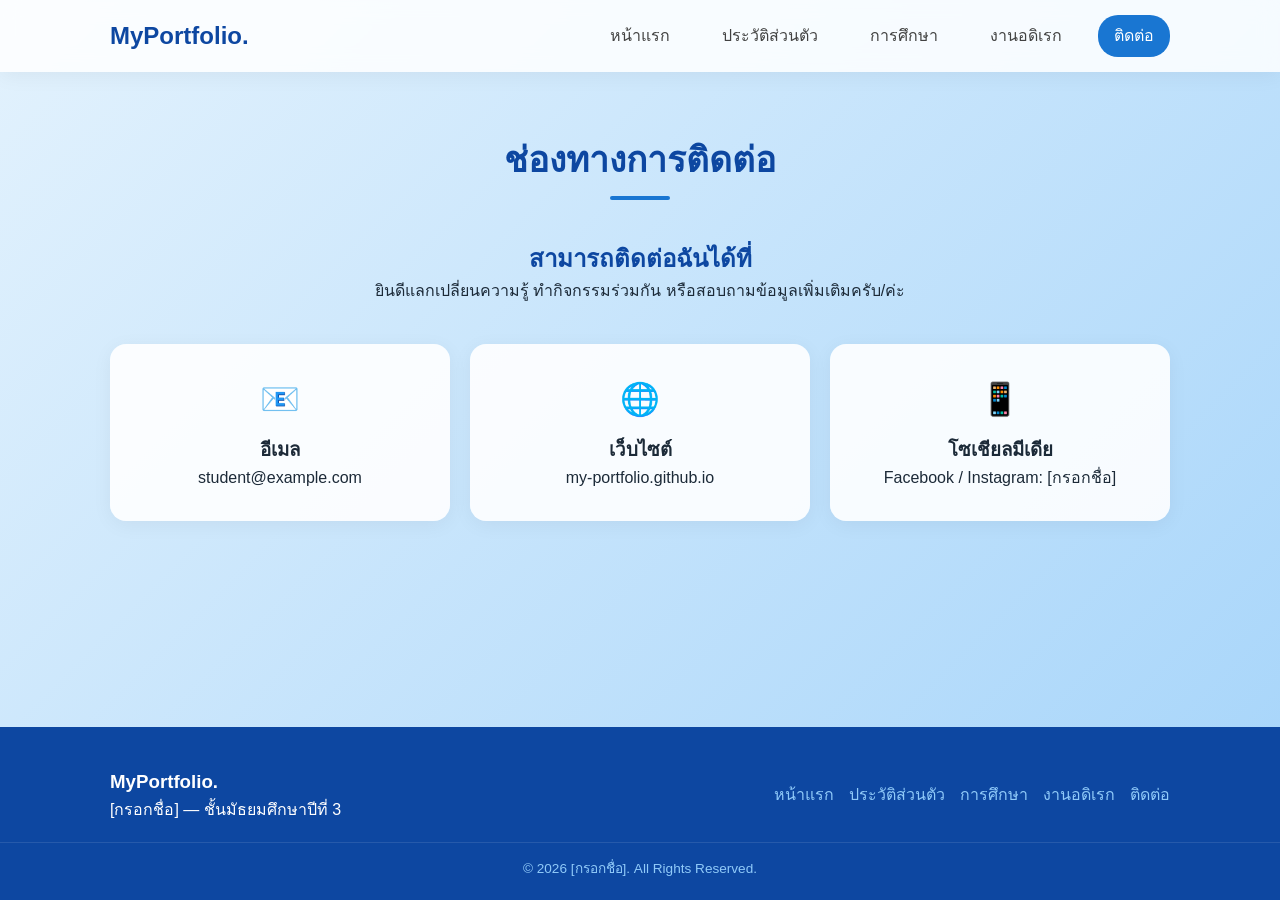
<file: contact.html>
<!DOCTYPE html>
<html lang="th">
<head>
  <meta charset="UTF-8">
  <meta name="viewport" content="width=device-width, initial-scale=1.0">
  <title>ติดต่อ | Student Portfolio</title>
  <link rel="stylesheet" href="style.css">
</head>
<body>

  <header class="navbar">
    <div class="container nav-container">
      <a href="index.html" class="logo">MyPortfolio.</a>
      <nav class="nav-links">
        <a href="index.html">หน้าแรก</a>
        <a href="profile.html">ประวัติส่วนตัว</a>
        <a href="education.html">การศึกษา</a>
        <a href="hobby.html">งานอดิเรก</a>
        <a href="contact.html" class="active">ติดต่อ</a>
      </nav>
    </div>
  </header>

  <main class="page-padding">
    <section class="container">
      <h2 class="section-title">ช่องทางการติดต่อ</h2>
      
      <div class="contact-cta">
        <h3>สามารถติดต่อฉันได้ที่</h3>
        <p>ยินดีแลกเปลี่ยนความรู้ ทำกิจกรรมร่วมกัน หรือสอบถามข้อมูลเพิ่มเติมครับ/ค่ะ</p>
      </div>

      <div class="contact-grid">
        <div class="contact-card">
          <div class="contact-icon">📧</div>
          <h3>อีเมล</h3>
          <p>student@example.com</p>
        </div>

        <div class="contact-card">
          <div class="contact-icon">🌐</div>
          <h3>เว็บไซต์</h3>
          <p>my-portfolio.github.io</p>
        </div>

        <div class="contact-card">
          <div class="contact-icon">📱</div>
          <h3>โซเชียลมีเดีย</h3>
          <p>Facebook / Instagram: [กรอกชื่อ]</p>
        </div>
      </div>
    </section>
  </main>

  <footer class="footer">
    <div class="container footer-container">
      <div>
        <h3>MyPortfolio.</h3>
        <p>[กรอกชื่อ] — ชั้นมัธยมศึกษาปีที่ 3</p>
      </div>
      <div class="footer-links">
        <a href="index.html">หน้าแรก</a>
        <a href="profile.html">ประวัติส่วนตัว</a>
        <a href="education.html">การศึกษา</a>
        <a href="hobby.html">งานอดิเรก</a>
        <a href="contact.html">ติดต่อ</a>
      </div>
    </div>
    <div class="copyright">
      &copy; 2026 [กรอกชื่อ]. All Rights Reserved.
    </div>
  </footer>

</body>
</html>
</file>
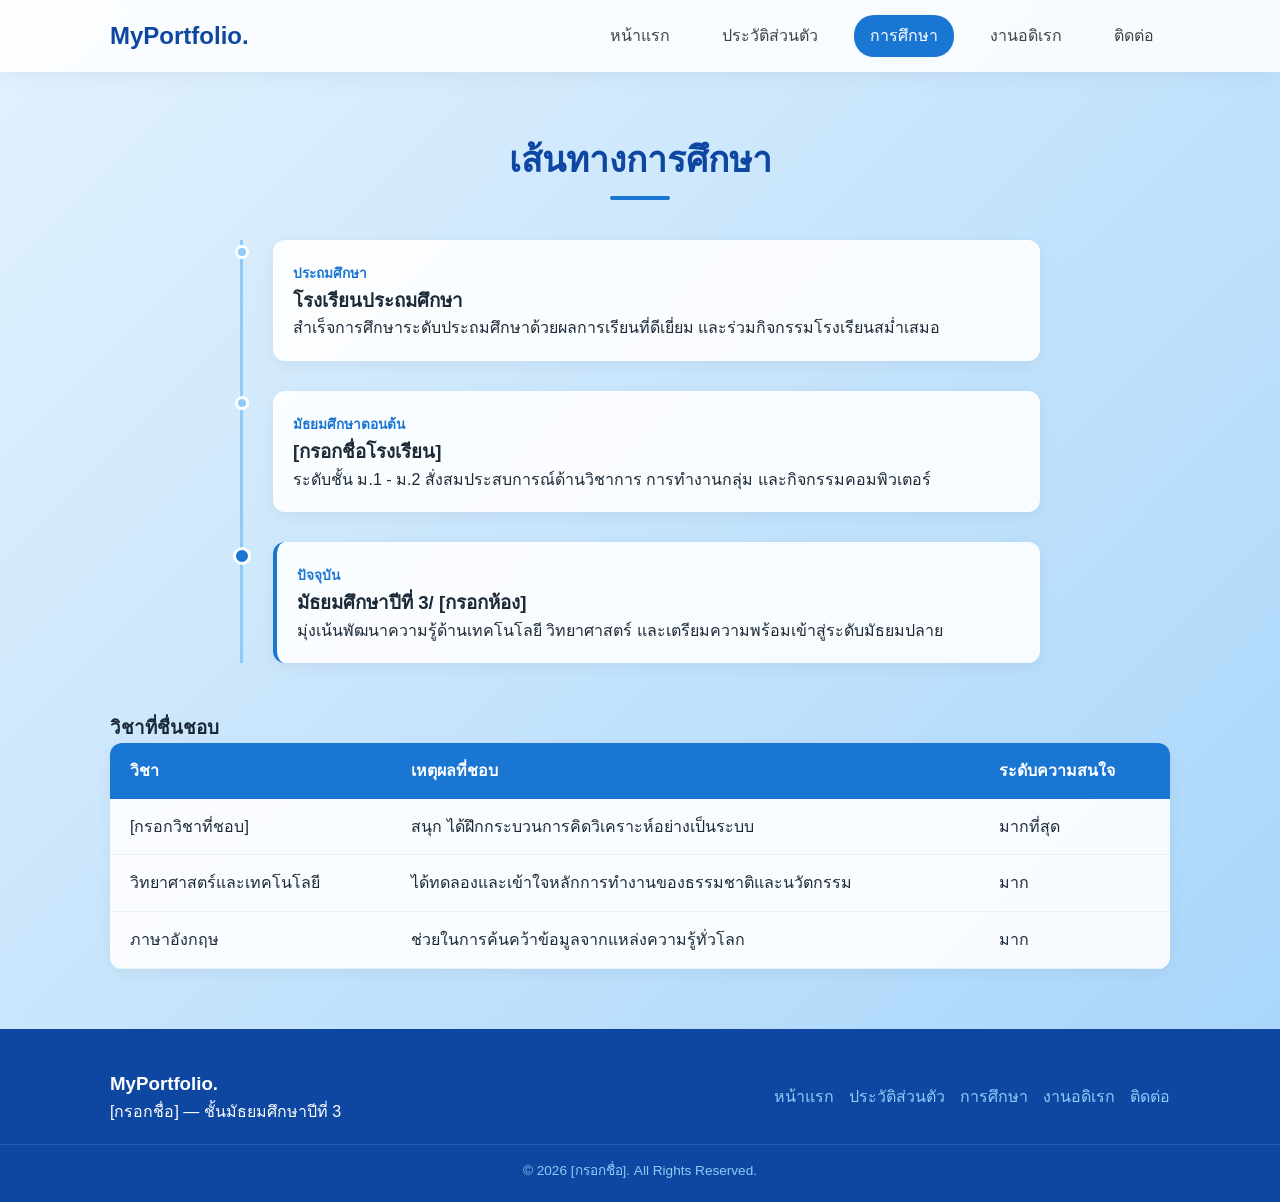
<file: education.html>
<!DOCTYPE html>
<html lang="th">
<head>
  <meta charset="UTF-8">
  <meta name="viewport" content="width=device-width, initial-scale=1.0">
  <title>การศึกษา | Student Portfolio</title>
  <link rel="stylesheet" href="style.css">
</head>
<body>

  <header class="navbar">
    <div class="container nav-container">
      <a href="index.html" class="logo">MyPortfolio.</a>
      <nav class="nav-links">
        <a href="index.html">หน้าแรก</a>
        <a href="profile.html">ประวัติส่วนตัว</a>
        <a href="education.html" class="active">การศึกษา</a>
        <a href="hobby.html">งานอดิเรก</a>
        <a href="contact.html">ติดต่อ</a>
      </nav>
    </div>
  </header>

  <main class="page-padding">
    <section class="container">
      <h2 class="section-title">เส้นทางการศึกษา</h2>
      
      <div class="timeline">
        <div class="timeline-item">
          <div class="timeline-dot"></div>
          <div class="timeline-card">
            <span class="timeline-date">ประถมศึกษา</span>
            <h3>โรงเรียนประถมศึกษา</h3>
            <p>สำเร็จการศึกษาระดับประถมศึกษาด้วยผลการเรียนที่ดีเยี่ยม และร่วมกิจกรรมโรงเรียนสม่ำเสมอ</p>
          </div>
        </div>

        <div class="timeline-item">
          <div class="timeline-dot"></div>
          <div class="timeline-card">
            <span class="timeline-date">มัธยมศึกษาตอนต้น</span>
            <h3>[กรอกชื่อโรงเรียน]</h3>
            <p>ระดับชั้น ม.1 - ม.2 สั่งสมประสบการณ์ด้านวิชาการ การทำงานกลุ่ม และกิจกรรมคอมพิวเตอร์</p>
          </div>
        </div>

        <div class="timeline-item">
          <div class="timeline-dot active-dot"></div>
          <div class="timeline-card active-card">
            <span class="timeline-date">ปัจจุบัน</span>
            <h3>มัธยมศึกษาปีที่ 3/ [กรอกห้อง]</h3>
            <p>มุ่งเน้นพัฒนาความรู้ด้านเทคโนโลยี วิทยาศาสตร์ และเตรียมความพร้อมเข้าสู่ระดับมัธยมปลาย</p>
          </div>
        </div>
      </div>

      <div class="table-section">
        <h3 class="subsection-title">วิชาที่ชื่นชอบ</h3>
        <div class="table-wrapper">
          <table class="styled-table">
            <thead>
              <tr>
                <th>วิชา</th>
                <th>เหตุผลที่ชอบ</th>
                <th>ระดับความสนใจ</th>
              </tr>
            </thead>
            <tbody>
              <tr>
                <td>[กรอกวิชาที่ชอบ]</td>
                <td>สนุก ได้ฝึกกระบวนการคิดวิเคราะห์อย่างเป็นระบบ</td>
                <td>มากที่สุด</td>
              </tr>
              <tr>
                <td>วิทยาศาสตร์และเทคโนโลยี</td>
                <td>ได้ทดลองและเข้าใจหลักการทำงานของธรรมชาติและนวัตกรรม</td>
                <td>มาก</td>
              </tr>
              <tr>
                <td>ภาษาอังกฤษ</td>
                <td>ช่วยในการค้นคว้าข้อมูลจากแหล่งความรู้ทั่วโลก</td>
                <td>มาก</td>
              </tr>
            </tbody>
          </table>
        </div>
      </div>
    </section>
  </main>

  <footer class="footer">
    <div class="container footer-container">
      <div>
        <h3>MyPortfolio.</h3>
        <p>[กรอกชื่อ] — ชั้นมัธยมศึกษาปีที่ 3</p>
      </div>
      <div class="footer-links">
        <a href="index.html">หน้าแรก</a>
        <a href="profile.html">ประวัติส่วนตัว</a>
        <a href="education.html">การศึกษา</a>
        <a href="hobby.html">งานอดิเรก</a>
        <a href="contact.html">ติดต่อ</a>
      </div>
    </div>
    <div class="copyright">
      &copy; 2026 [กรอกชื่อ]. All Rights Reserved.
    </div>
  </footer>

</body>
</html>
</file>
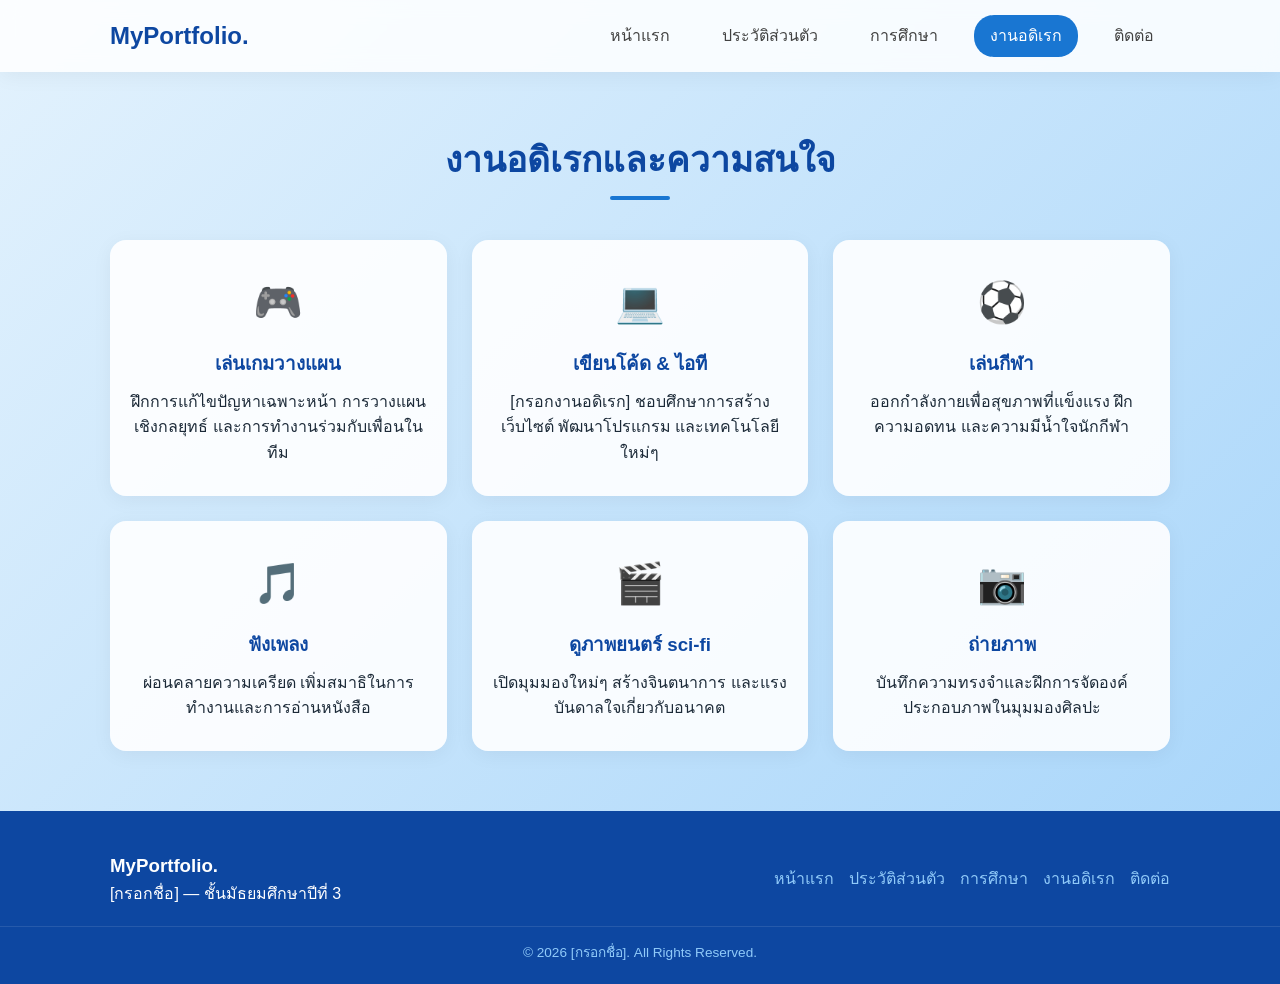
<file: hobby.html>
<!DOCTYPE html>
<html lang="th">
<head>
  <meta charset="UTF-8">
  <meta name="viewport" content="width=device-width, initial-scale=1.0">
  <title>งานอดิเรก | Student Portfolio</title>
  <link rel="stylesheet" href="style.css">
</head>
<body>

  <header class="navbar">
    <div class="container nav-container">
      <a href="index.html" class="logo">MyPortfolio.</a>
      <nav class="nav-links">
        <a href="index.html">หน้าแรก</a>
        <a href="profile.html">ประวัติส่วนตัว</a>
        <a href="education.html">การศึกษา</a>
        <a href="hobby.html" class="active">งานอดิเรก</a>
        <a href="contact.html">ติดต่อ</a>
      </nav>
    </div>
  </header>

  <main class="page-padding">
    <section class="container">
      <h2 class="section-title">งานอดิเรกและความสนใจ</h2>
      
      <div class="hobby-grid">
        <div class="hobby-card">
          <div class="hobby-icon">🎮</div>
          <h3>เล่นเกมวางแผน</h3>
          <p>ฝึกการแก้ไขปัญหาเฉพาะหน้า การวางแผนเชิงกลยุทธ์ และการทำงานร่วมกับเพื่อนในทีม</p>
        </div>

        <div class="hobby-card">
          <div class="hobby-icon">💻</div>
          <h3>เขียนโค้ด & ไอที</h3>
          <p>[กรอกงานอดิเรก] ชอบศึกษาการสร้างเว็บไซต์ พัฒนาโปรแกรม และเทคโนโลยีใหม่ๆ</p>
        </div>

        <div class="hobby-card">
          <div class="hobby-icon">⚽</div>
          <h3>เล่นกีฬา</h3>
          <p>ออกกำลังกายเพื่อสุขภาพที่แข็งแรง ฝึกความอดทน และความมีน้ำใจนักกีฬา</p>
        </div>

        <div class="hobby-card">
          <div class="hobby-icon">🎵</div>
          <h3>ฟังเพลง</h3>
          <p>ผ่อนคลายความเครียด เพิ่มสมาธิในการทำงานและการอ่านหนังสือ</p>
        </div>

        <div class="hobby-card">
          <div class="hobby-icon">🎬</div>
          <h3>ดูภาพยนตร์ sci-fi</h3>
          <p>เปิดมุมมองใหม่ๆ สร้างจินตนาการ และแรงบันดาลใจเกี่ยวกับอนาคต</p>
        </div>

        <div class="hobby-card">
          <div class="hobby-icon">📷</div>
          <h3>ถ่ายภาพ</h3>
          <p>บันทึกความทรงจำและฝึกการจัดองค์ประกอบภาพในมุมมองศิลปะ</p>
        </div>
      </div>
    </section>
  </main>

  <footer class="footer">
    <div class="container footer-container">
      <div>
        <h3>MyPortfolio.</h3>
        <p>[กรอกชื่อ] — ชั้นมัธยมศึกษาปีที่ 3</p>
      </div>
      <div class="footer-links">
        <a href="index.html">หน้าแรก</a>
        <a href="profile.html">ประวัติส่วนตัว</a>
        <a href="education.html">การศึกษา</a>
        <a href="hobby.html">งานอดิเรก</a>
        <a href="contact.html">ติดต่อ</a>
      </div>
    </div>
    <div class="copyright">
      &copy; 2026 [กรอกชื่อ]. All Rights Reserved.
    </div>
  </footer>

</body>
</html>
</file>
<file: style.css>
/* =========================================
   1. CORE & ANIMATED BACKGROUND
   ========================================= */
* {
  margin: 0;
  padding: 0;
  box-sizing: border-box;
  font-family: 'Sarabun', 'Segoe UI', Tahoma, Geneva, Verdana, sans-serif;
}

body {
  /* Animated Gradient Background */
  background: linear-gradient(-45deg, #e3f2fd, #ffffff, #90caf9, #e3f2fd);
  background-size: 400% 400%;
  animation: gradientBG 12s ease infinite;
  color: #1c2a38;
  line-height: 1.6;
  min-height: 100vh;
  display: flex;
  flex-direction: column;
}

@keyframes gradientBG {
  0% { background-position: 0% 50%; }
  50% { background-position: 100% 50%; }
  100% { background-position: 0% 50%; }
}

main {
  flex: 1;
}

.container {
  max-width: 1100px;
  margin: 0 auto;
  padding: 0 20px;
}

.page-padding {
  padding: 60px 0;
}

.section-title {
  text-align: center;
  font-size: 2.2rem;
  color: #0D47A1;
  margin-bottom: 40px;
  position: relative;
}

.section-title::after {
  content: '';
  display: block;
  width: 60px;
  height: 4px;
  background: #1976D2;
  margin: 8px auto 0;
  border-radius: 2px;
}

/* =========================================
   2. NAVIGATION BAR (Glassmorphism & Sticky)
   ========================================= */
.navbar {
  position: sticky;
  top: 0;
  z-index: 1000;
  background: rgba(255, 255, 255, 0.85);
  backdrop-filter: blur(10px);
  box-shadow: 0 4px 20px rgba(0, 0, 0, 0.05);
  padding: 15px 0;
}

.nav-container {
  display: flex;
  justify-content: space-between;
  align-items: center;
}

.logo {
  font-size: 1.5rem;
  font-weight: 700;
  color: #0D47A1;
  text-decoration: none;
}

.nav-links {
  display: flex;
  gap: 20px;
}

.nav-links a {
  text-decoration: none;
  color: #424242;
  font-weight: 500;
  padding: 8px 16px;
  border-radius: 20px;
  transition: all 0.3s ease;
}

.nav-links a:hover,
.nav-links a.active {
  color: #FFFFFF;
  background-color: #1976D2;
}

/* =========================================
   3. HERO SECTION
   ========================================= */
.hero-section {
  padding: 80px 0;
}

.hero-container {
  display: grid;
  grid-template-columns: 1fr 1fr;
  align-items: center;
  gap: 40px;
}

.badge {
  display: inline-block;
  background-color: #E3F2FD;
  color: #1976D2;
  padding: 6px 16px;
  border-radius: 50px;
  font-size: 0.9rem;
  font-weight: 600;
  margin-bottom: 15px;
}

.hero-content h1 {
  font-size: 2.8rem;
  line-height: 1.2;
  margin-bottom: 15px;
  color: #0D47A1;
}

.highlight {
  color: #1976D2;
}

.hero-subtitle {
  font-size: 1.1rem;
  color: #555;
  margin-bottom: 30px;
}

.hero-buttons {
  display: flex;
  gap: 15px;
}

.btn {
  display: inline-block;
  padding: 12px 28px;
  border-radius: 30px;
  text-decoration: none;
  font-weight: 600;
  transition: all 0.3s ease;
}

.btn-primary {
  background-color: #1976D2;
  color: #FFFFFF;
  box-shadow: 0 4px 15px rgba(25, 118, 210, 0.3);
}

.btn-primary:hover {
  background-color: #0D47A1;
  transform: translateY(-2px);
}

.btn-secondary {
  background-color: #FFFFFF;
  color: #1976D2;
  border: 2px solid #1976D2;
}

.btn-secondary:hover {
  background-color: #E3F2FD;
  transform: translateY(-2px);
}

.hero-image-wrapper {
  position: relative;
  display: flex;
  justify-content: center;
  align-items: center;
}

.profile-bg-circle {
  position: absolute;
  width: 320px;
  height: 320px;
  background: linear-gradient(135deg, #42A5F5, #90CAF9);
  border-radius: 50%;
  z-index: 1;
  filter: blur(20px);
  opacity: 0.6;
}

.profile-img {
  position: relative;
  z-index: 2;
  width: 280px;
  height: 280px;
  object-fit: cover;
  border-radius: 50%;
  border: 6px solid #FFFFFF;
  box-shadow: 0 10px 30px rgba(0, 0, 0, 0.15);
  transition: transform 0.3s ease;
}

.profile-img:hover {
  transform: scale(1.03);
}

/* =========================================
   4. STATS SECTION
   ========================================= */
.stats-section {
  padding: 20px 0 60px;
}

.stats-grid {
  display: grid;
  grid-template-columns: repeat(3, 1fr);
  gap: 20px;
}

.stat-card {
  background: rgba(255, 255, 255, 0.9);
  padding: 25px;
  border-radius: 16px;
  text-align: center;
  box-shadow: 0 4px 20px rgba(0, 0, 0, 0.05);
  border: 1px solid rgba(255, 255, 255, 0.8);
}

.stat-card h3 {
  color: #1976D2;
  font-size: 1.1rem;
  margin-bottom: 8px;
}

.stat-card p {
  font-size: 1.2rem;
  font-weight: 700;
  color: #0D47A1;
}

/* =========================================
   5. PROFILE PAGE
   ========================================= */
.profile-layout {
  display: grid;
  grid-template-columns: 1fr 2fr;
  gap: 30px;
  align-items: start;
}

.profile-card-image img {
  width: 100%;
  border-radius: 16px;
  box-shadow: 0 8px 25px rgba(0, 0, 0, 0.1);
  object-fit: cover;
}

.info-card {
  background: rgba(255, 255, 255, 0.9);
  padding: 25px;
  border-radius: 16px;
  box-shadow: 0 4px 20px rgba(0, 0, 0, 0.05);
  margin-bottom: 20px;
}

.info-card h3 {
  color: #0D47A1;
  margin-bottom: 15px;
  border-bottom: 2px solid #E3F2FD;
  padding-bottom: 8px;
}

.info-list {
  list-style: none;
}

.info-list li {
  margin-bottom: 10px;
  font-size: 1rem;
}

/* =========================================
   6. EDUCATION PAGE & TIMELINE
   ========================================= */
.timeline {
  position: relative;
  max-width: 800px;
  margin: 0 auto 50px;
  padding-left: 30px;
  border-left: 3px solid #90CAF9;
}

.timeline-item {
  position: relative;
  margin-bottom: 30px;
}

.timeline-dot {
  position: absolute;
  left: -38px;
  top: 5px;
  width: 14px;
  height: 14px;
  background-color: #90CAF9;
  border: 3px solid #FFFFFF;
  border-radius: 50%;
}

.timeline-dot.active-dot {
  background-color: #1976D2;
  width: 18px;
  height: 18px;
  left: -40px;
}

.timeline-card {
  background: rgba(255, 255, 255, 0.9);
  padding: 20px;
  border-radius: 12px;
  box-shadow: 0 4px 15px rgba(0, 0, 0, 0.05);
}

.active-card {
  border-left: 4px solid #1976D2;
}

.timeline-date {
  font-size: 0.85rem;
  color: #1976D2;
  font-weight: 700;
}

.styled-table {
  width: 100%;
  border-collapse: collapse;
  background: rgba(255, 255, 255, 0.9);
  border-radius: 12px;
  overflow: hidden;
  box-shadow: 0 4px 15px rgba(0, 0, 0, 0.05);
}

.styled-table th, .styled-table td {
  padding: 15px 20px;
  text-align: left;
}

.styled-table thead tr {
  background-color: #1976D2;
  color: #FFFFFF;
}

.styled-table tbody tr {
  border-bottom: 1px solid #E3F2FD;
}

/* =========================================
   7. HOBBY PAGE
   ========================================= */
.hobby-grid {
  display: grid;
  grid-template-columns: repeat(auto-fit, minmax(280px, 1fr));
  gap: 25px;
}

.hobby-card {
  background: rgba(255, 255, 255, 0.9);
  padding: 30px 20px;
  border-radius: 16px;
  text-align: center;
  box-shadow: 0 4px 20px rgba(0, 0, 0, 0.05);
  transition: all 0.3s ease;
}

.hobby-card:hover {
  transform: translateY(-8px);
  box-shadow: 0 12px 30px rgba(25, 118, 210, 0.15);
}

.hobby-icon {
  font-size: 2.5rem;
  margin-bottom: 15px;
}

.hobby-card h3 {
  color: #0D47A1;
  margin-bottom: 10px;
}

/* =========================================
   8. CONTACT PAGE
   ========================================= */
.contact-cta {
  text-align: center;
  margin-bottom: 40px;
}

.contact-cta h3 {
  font-size: 1.5rem;
  color: #0D47A1;
}

.contact-grid {
  display: grid;
  grid-template-columns: repeat(3, 1fr);
  gap: 20px;
}

.contact-card {
  background: rgba(255, 255, 255, 0.9);
  padding: 30px;
  border-radius: 16px;
  text-align: center;
  box-shadow: 0 4px 20px rgba(0, 0, 0, 0.05);
}

.contact-icon {
  font-size: 2rem;
  margin-bottom: 10px;
}

/* =========================================
   9. FOOTER
   ========================================= */
.footer {
  background-color: #0D47A1;
  color: #FFFFFF;
  padding: 40px 0 20px;
  margin-top: auto;
}

.footer-container {
  display: flex;
  justify-content: space-between;
  align-items: center;
  margin-bottom: 20px;
}

.footer-links {
  display: flex;
  gap: 15px;
}

.footer-links a {
  color: #90CAF9;
  text-decoration: none;
}

.footer-links a:hover {
  color: #FFFFFF;
}

.copyright {
  text-align: center;
  border-top: 1px solid rgba(255, 255, 255, 0.1);
  padding-top: 15px;
  font-size: 0.85rem;
  color: #90CAF9;
}

/* =========================================
   10. RESPONSIVE DESIGN (Media Queries)
   ========================================= */
@media (max-width: 768px) {
  .hero-container,
  .profile-layout,
  .stats-grid,
  .contact-grid {
    grid-template-columns: 1fr;
    text-align: center;
  }

  .nav-container {
    flex-direction: column;
    gap: 15px;
  }

  .nav-links {
    flex-wrap: wrap;
    justify-content: center;
  }

  .hero-buttons {
    justify-content: center;
  }

  .footer-container {
    flex-direction: column;
    gap: 20px;
    text-align: center;
  }

  .footer-links {
    flex-wrap: wrap;
    justify-content: center;
  }
}
/* =========================================
   FLOATING MUSIC PLAYER
   ========================================= */
.music-player {
  position: fixed;
  bottom: 25px;
  right: 25px;
  z-index: 9999;
  background: rgba(255, 255, 255, 0.85);
  backdrop-filter: blur(12px);
  -webkit-backdrop-filter: blur(12px);
  padding: 12px 18px;
  border-radius: 50px;
  box-shadow: 0 8px 32px rgba(13, 71, 161, 0.15);
  border: 1px solid rgba(255, 255, 255, 0.6);
  display: flex;
  align-items: center;
  gap: 12px;
  transition: transform 0.3s ease, box-shadow 0.3s ease;
}

.music-player:hover {
  transform: translateY(-4px);
  box-shadow: 0 12px 35px rgba(13, 71, 161, 0.25);
}

.music-info {
  display: flex;
  align-items: center;
  gap: 8px;
}

.music-icon {
  font-size: 1.2rem;
  animation: pulse 2s infinite ease-in-out;
}

.music-title {
  font-size: 0.85rem;
  font-weight: 600;
  color: #0D47A1;
  white-space: nowrap;
}

.custom-audio {
  height: 32px;
  max-width: 180px;
  outline: none;
}

/* Custom Animation สำหรับ ไอคอนตัวโน้ต */
@keyframes pulse {
  0%, 100% { transform: scale(1); }
  50% { transform: scale(1.2); }
}

/* Responsive สำหรับหน้าจอมือถือ */
@media (max-width: 768px) {
  .music-player {
    bottom: 15px;
    right: 15px;
    left: 15px;
    justify-content: space-between;
    border-radius: 20px;
    padding: 10px 15px;
  }

  .custom-audio {
    max-width: 150px;
  }
}
</file>
